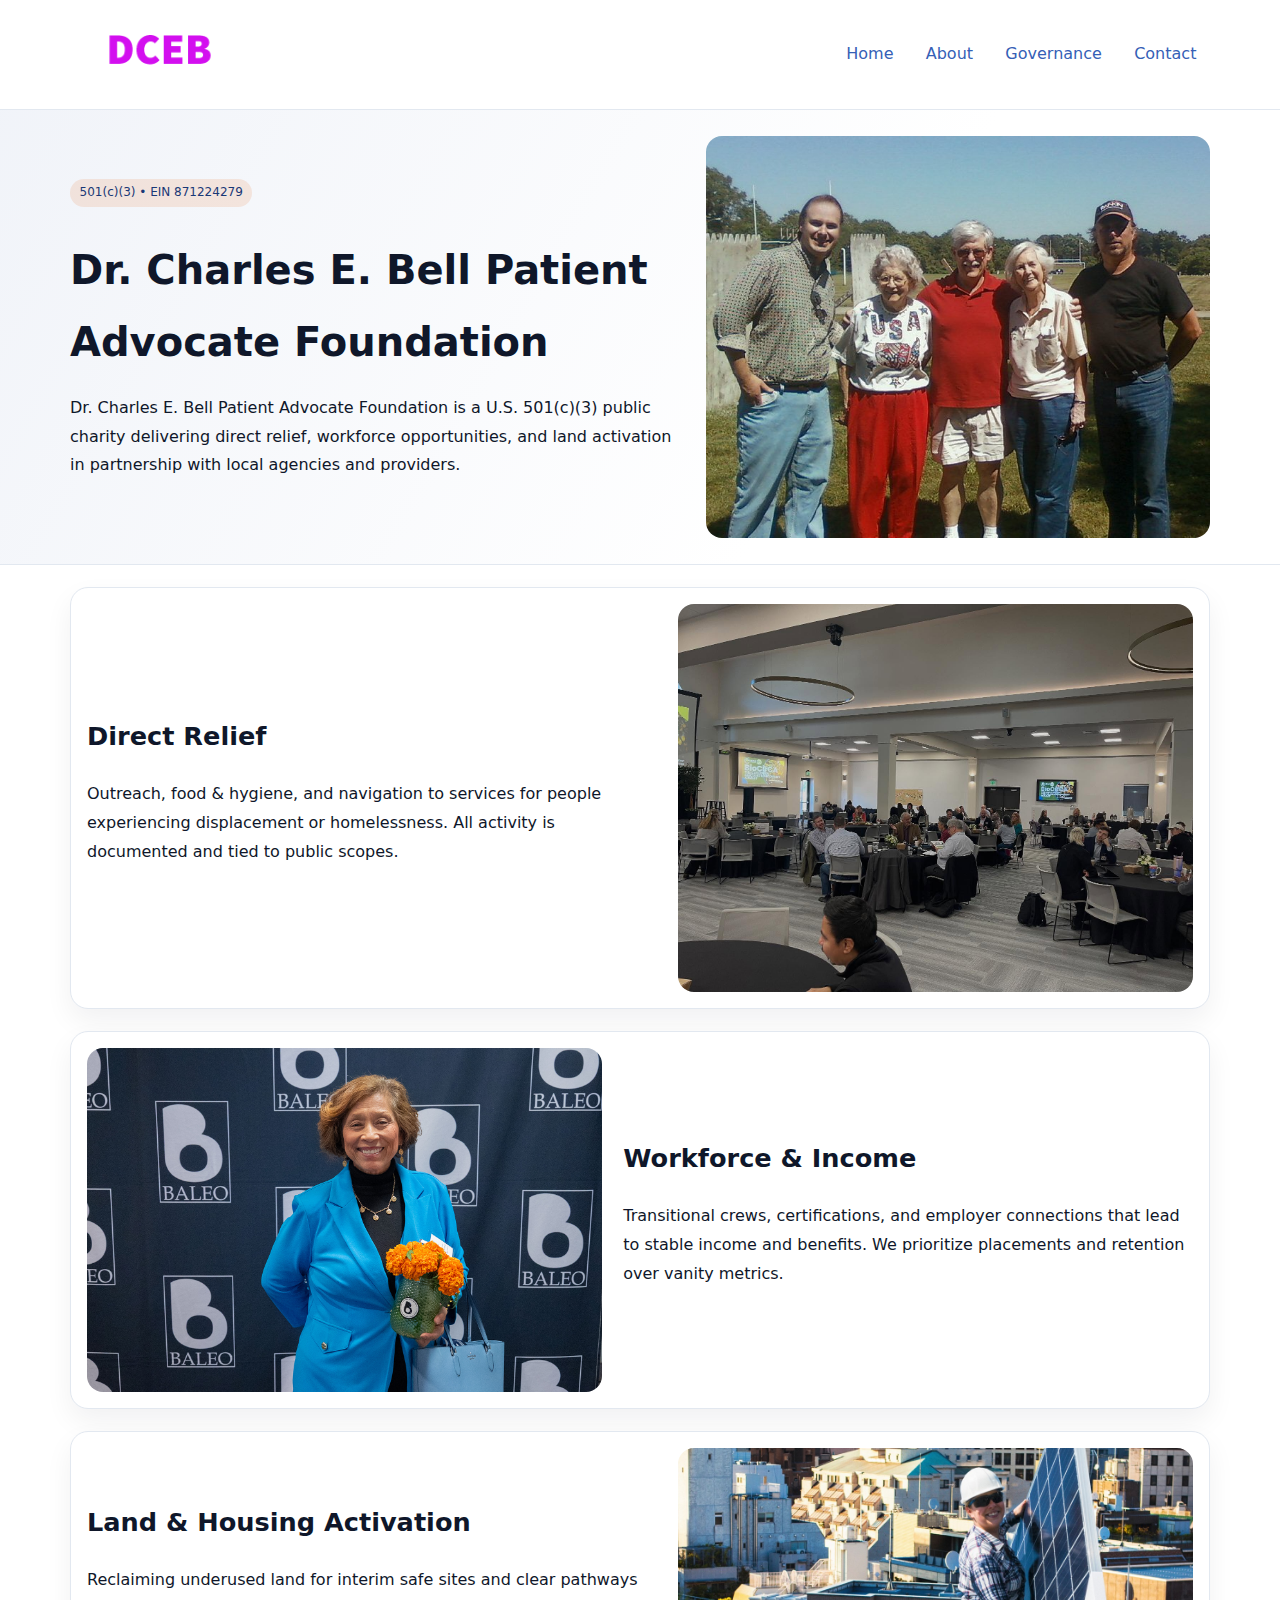
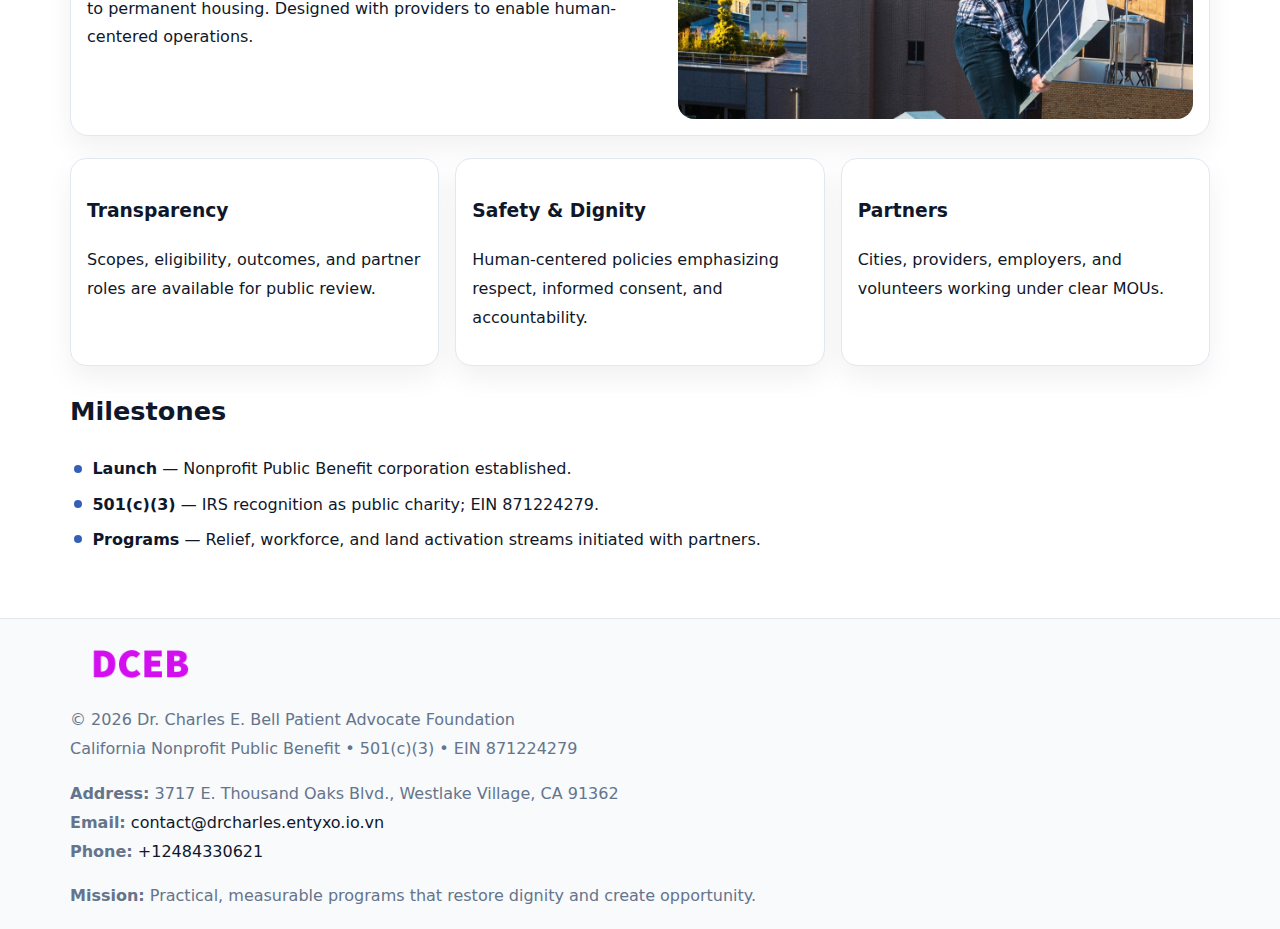
<file: index.html>
<!doctype html><html lang="en"><head>
<meta charset="utf-8">
<meta name="viewport" content="width=device-width,initial-scale=1">
<title>Dr. Charles E. Bell Patient Advocate Foundation – Nonprofit • 2025</title>
<link rel="stylesheet" href="assets/styles.css">
<link rel="icon" href="images/logo.png">
<meta name="data-ein" content="871224279">
<meta name="data-name" content="Dr. Charles E. Bell Patient Advocate Foundation">
<meta name="data-email" content="contact@drcharles.entyxo.io.vn">
<meta name="data-phone" content="+12484330621">
<meta name="data-address" content="3717 E. Thousand Oaks Blvd.,
Westlake Village, CA 91362">
<meta name="data-map" content="3717+E+Thousand+Oaks+Blvd+,+Westlake+Village,+CA+91362">
  <meta name="description" content="Dedicated to community services, education, and direct relief, Dr.">
<meta name="facebook-domain-verification" content="we8ces0olfkxl67pkog99zb1y6w21e" />
</head><body>
<div style="position:absolute;left:-9999px;top:-9999px;opacity:0" data-uniq="{{UNIQUE_BLOB}}">
  <span>Dedicated to community services, education, and direct relief, Dr.</span><svg width="12" height="12" viewBox="0 0 12 12" xmlns="http://www.w3.org/2000/svg"><circle cx="6" cy="6" r="5" fill="#7c3aed"/></svg><img src="images/jobs.jpg" width="1" height="1" alt="" loading="lazy"/>
</div>

<header>
  <div class="c9d8f3b5cb1">
    <a href="index.html"><img src="images/logo.png" alt="Dr. Charles E. Bell Patient Advocate Foundation" style="width:150px"></a>
    <nav>
      <a class="active" href="index.html">Home</a>
      <a href="about.html">About</a>
      <a href="governance.html">Governance</a>
      <a href="contact.html">Contact</a>
    </nav>
  </div>
</header>

<section class="c1cca41d266">
  <div class="cae60d447a9">
    <div>
      <span class="ca5998f02bc">501(c)(3) • EIN 871224279</span>
      <h1>Dr. Charles E. Bell Patient Advocate Foundation</h1>
      <p class="c2fe37ef3ce">Dr. Charles E. Bell Patient Advocate Foundation is a U.S. 501(c)(3) public charity delivering direct relief, workforce opportunities, and land activation in partnership with local agencies and providers.</p>
    </div>
    <img src="images/hero.jpg" alt="Community work">
  </div>
</section>

<main class="main-wrap">
  <section class="section zigzag">
    <div>
      <h2>Direct Relief</h2>
      <p>Outreach, food & hygiene, and navigation to services for people experiencing displacement or homelessness. All activity is documented and tied to public scopes.</p>
    </div>
    <img src="images/relief.jpg" alt="Relief program">
  </section>

  <section class="section zigzag reverse">
    <img src="images/jobs.jpg" alt="Workforce program">
    <div>
      <h2>Workforce & Income</h2>
      <p>Transitional crews, certifications, and employer connections that lead to stable income and benefits. We prioritize placements and retention over vanity metrics.</p>
    </div>
  </section>

  <section class="section zigzag">
    <div>
      <h2>Land & Housing Activation</h2>
      <p>Reclaiming underused land for interim safe sites and clear pathways to permanent housing. Designed with providers to enable human-centered operations.</p>
    </div>
    <img src="images/land.jpg" alt="Land activation">
  </section>

  <section class="section cards">
    <article class="c6365813662">
      <h3>Transparency</h3>
      <p>Scopes, eligibility, outcomes, and partner roles are available for public review.</p>
    </article>
    <article class="c6365813662">
      <h3>Safety & Dignity</h3>
      <p>Human-centered policies emphasizing respect, informed consent, and accountability.</p>
    </article>
    <article class="c6365813662">
      <h3>Partners</h3>
      <p>Cities, providers, employers, and volunteers working under clear MOUs.</p>
    </article>
  </section>

  <section class="section">
    <h2>Milestones</h2>
    <ul class="timeline">
      <li><strong>Launch</strong> — Nonprofit Public Benefit corporation established.</li>
      <li><strong>501(c)(3)</strong> — IRS recognition as public charity; EIN 871224279.</li>
      <li><strong>Programs</strong> — Relief, workforce, and land activation streams initiated with partners.</li>
    </ul>
  </section>
</main>

<footer>
  <div class="footer-wrap">
    <div class="footer-grid">
      <div class="footer-col">
        <img src="images/logo.png" alt="" style="width:140px;margin-bottom:.4rem">
        <div class="small">© <span id="year"></span> Dr. Charles E. Bell Patient Advocate Foundation</div>
        <div class="small">California Nonprofit Public Benefit • 501(c)(3) • EIN 871224279</div>
      </div>
      <div class="footer-col">
        <div class="small"><strong>Address:</strong> 3717 E. Thousand Oaks Blvd.,
Westlake Village, CA 91362</div>
        <div class="small"><strong>Email:</strong> <a href="mailto:contact@drcharles.entyxo.io.vn">contact@drcharles.entyxo.io.vn</a></div>
        <div class="small"><strong>Phone:</strong> <a href="tel:+12484330621">+12484330621</a></div>
      </div>
      <div class="footer-col">
        <div class="small"><strong>Mission:</strong> Practical, measurable programs that restore dignity and create opportunity.</div>
      </div>
    </div>
  </div>
</footer>

<script>
(function(){
  function m(n){const e=document.querySelector('meta[name="'+n+'"]');return e?e.content:'';}
  function h(s){let x=2166136261>>>0;for(let i=0;i<s.length;i++){x^=s.charCodeAt(i);x=(x*16777619)>>>0;}return x>>>0;}
  const key = h((m('data-ein') || m('data-name') || '0').replace(/\s+/g,''));
  const H = key % 360, S = 55 + (key % 20), L = 46;
  const r = document.documentElement;
  r.style.setProperty('--brand', `hsl(${H} ${S}% ${L}%)`);
  r.style.setProperty('--brand-ink', `hsl(${H} ${Math.min(95,S+10)}% ${Math.max(20,L-18)}%)`);
  r.style.setProperty('--soft', `hsl(${H} ${Math.max(40,S-25)}% 96%)`);
  const y = document.getElementById('year'); if (y) y.textContent = new Date().getFullYear();
})();
</script>
</body></html>
</file>
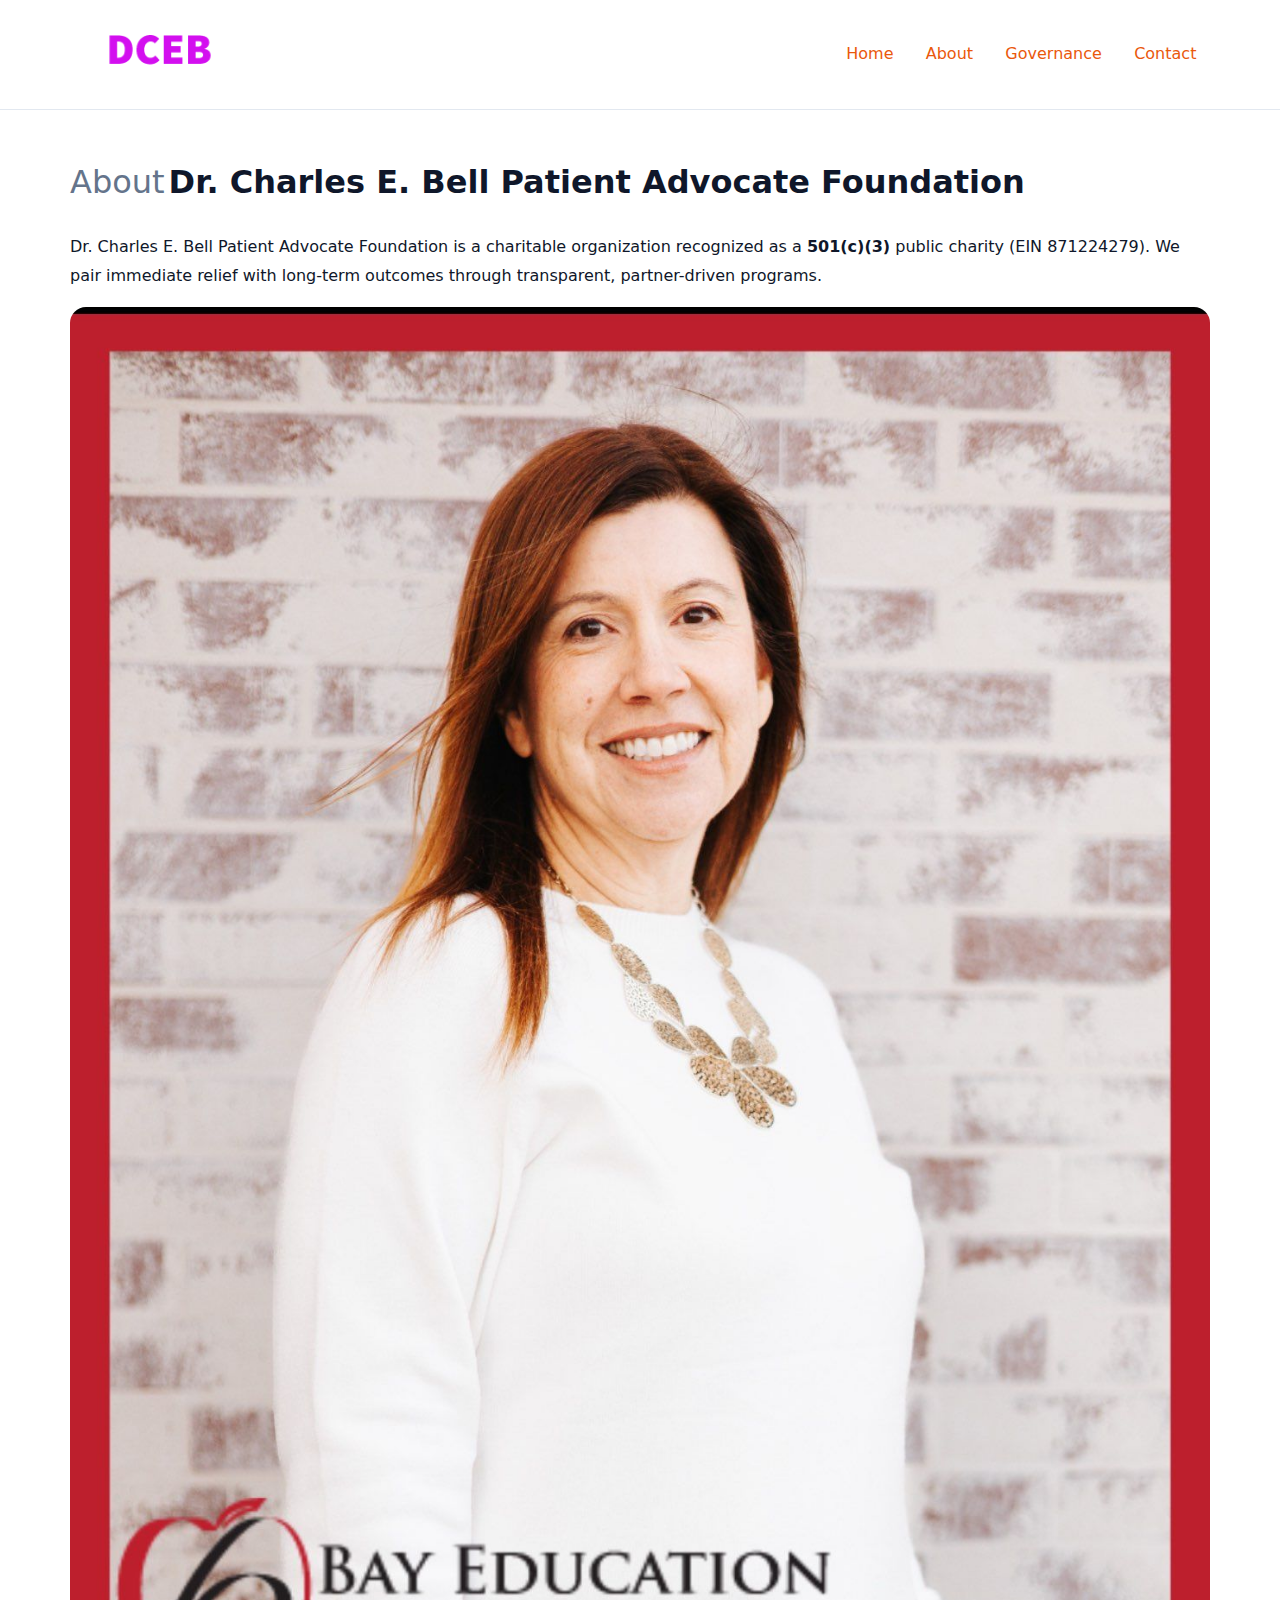
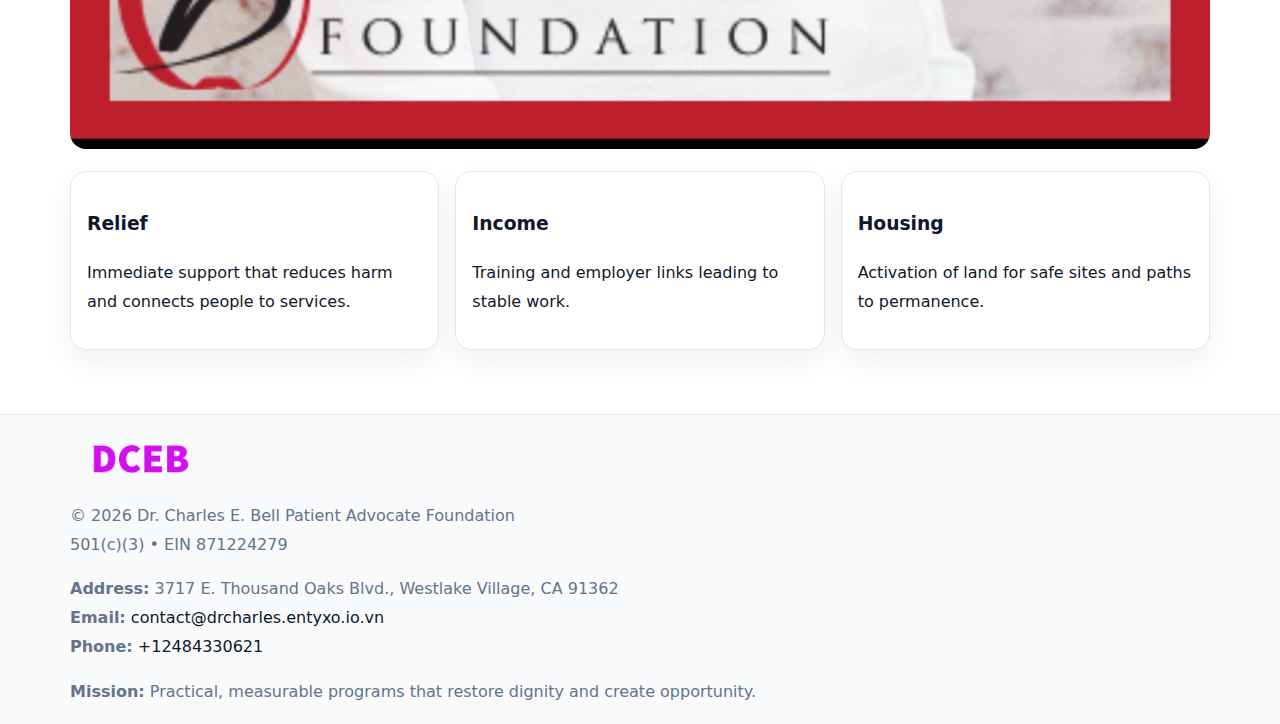
<file: about.html>
<!doctype html><html lang="en"><head>
<meta charset="utf-8">
<meta name="viewport" content="width=device-width,initial-scale=1">
<title>Dr. Charles E. Bell Patient Advocate Foundation – Nonprofit • 2025</title>
<link rel="stylesheet" href="assets/styles.css">
<link rel="icon" href="images/logo.png">
<meta name="data-ein" content="871224279">
<meta name="data-name" content="Dr. Charles E. Bell Patient Advocate Foundation">
<style>
h1 span.label{
  font-weight:500;
  color:var(--muted);
  margin-right:.25rem;
}
h1 span.name{
  font-weight:700;
  color:var(--ink);
}
</style>
  <meta name="description" content="Dedicated to community services, education, and direct relief, Dr.">
</head><body>
<div style="position:absolute;left:-9999px;top:-9999px;opacity:0" data-uniq="{{UNIQUE_BLOB}}">
  <span>Dedicated to community services, education, and direct relief, Dr.</span><svg width="12" height="12" viewBox="0 0 12 12" xmlns="http://www.w3.org/2000/svg"><circle cx="6" cy="6" r="5" fill="#7c3aed"/></svg><img src="images/about.jpg" width="1" height="1" alt="" loading="lazy"/>
</div>

<header>
  <div class="c9d8f3b5cb1">
    <a href="index.html"><img src="images/logo.png" style="width:150px" alt=""></a>
    <nav>
      <a href="index.html">Home</a>
      <a class="active" href="about.html">About</a>
      <a href="governance.html">Governance</a>
      <a href="contact.html">Contact</a>
    </nav>
  </div>
</header>

<main class="main-wrap">
  <section class="section">
    <h1><span class="label">About</span><span class="name">Dr. Charles E. Bell Patient Advocate Foundation</span></h1>
    <p>Dr. Charles E. Bell Patient Advocate Foundation is a charitable organization recognized as a <strong>501(c)(3)</strong> public charity (EIN 871224279). We pair immediate relief with long-term outcomes through transparent, partner-driven programs.</p>
    <img src="images/about.jpg" alt="About us" style="margin-top:1rem">
  </section>

  <section class="section cards">
    <article class="c6365813662"><h3>Relief</h3><p>Immediate support that reduces harm and connects people to services.</p></article>
    <article class="c6365813662"><h3>Income</h3><p>Training and employer links leading to stable work.</p></article>
    <article class="c6365813662"><h3>Housing</h3><p>Activation of land for safe sites and paths to permanence.</p></article>
  </section>
</main>

<footer>
  <div class="footer-wrap">
    <div class="footer-grid">
      <div class="footer-col"><img src="images/logo.png" alt="" style="width:140px;margin-bottom:.4rem"><div class="small">© <span id="year"></span> Dr. Charles E. Bell Patient Advocate Foundation</div><div class="small">501(c)(3) • EIN 871224279</div></div>
      <div class="footer-col"><div class="small"><strong>Address:</strong> 3717 E. Thousand Oaks Blvd.,
Westlake Village, CA 91362</div><div class="small"><strong>Email:</strong> <a href="mailto:contact@drcharles.entyxo.io.vn">contact@drcharles.entyxo.io.vn</a></div><div class="small"><strong>Phone:</strong> <a href="tel:+12484330621">+12484330621</a></div></div>
      <div class="footer-col"><div class="small"><strong>Mission:</strong> Practical, measurable programs that restore dignity and create opportunity.</div></div>
    </div>
  </div>
</footer>
<script>(()=>{const y=document.getElementById('year');if(y)y.textContent=new Date().getFullYear();})();</script>
</body></html>
</file>
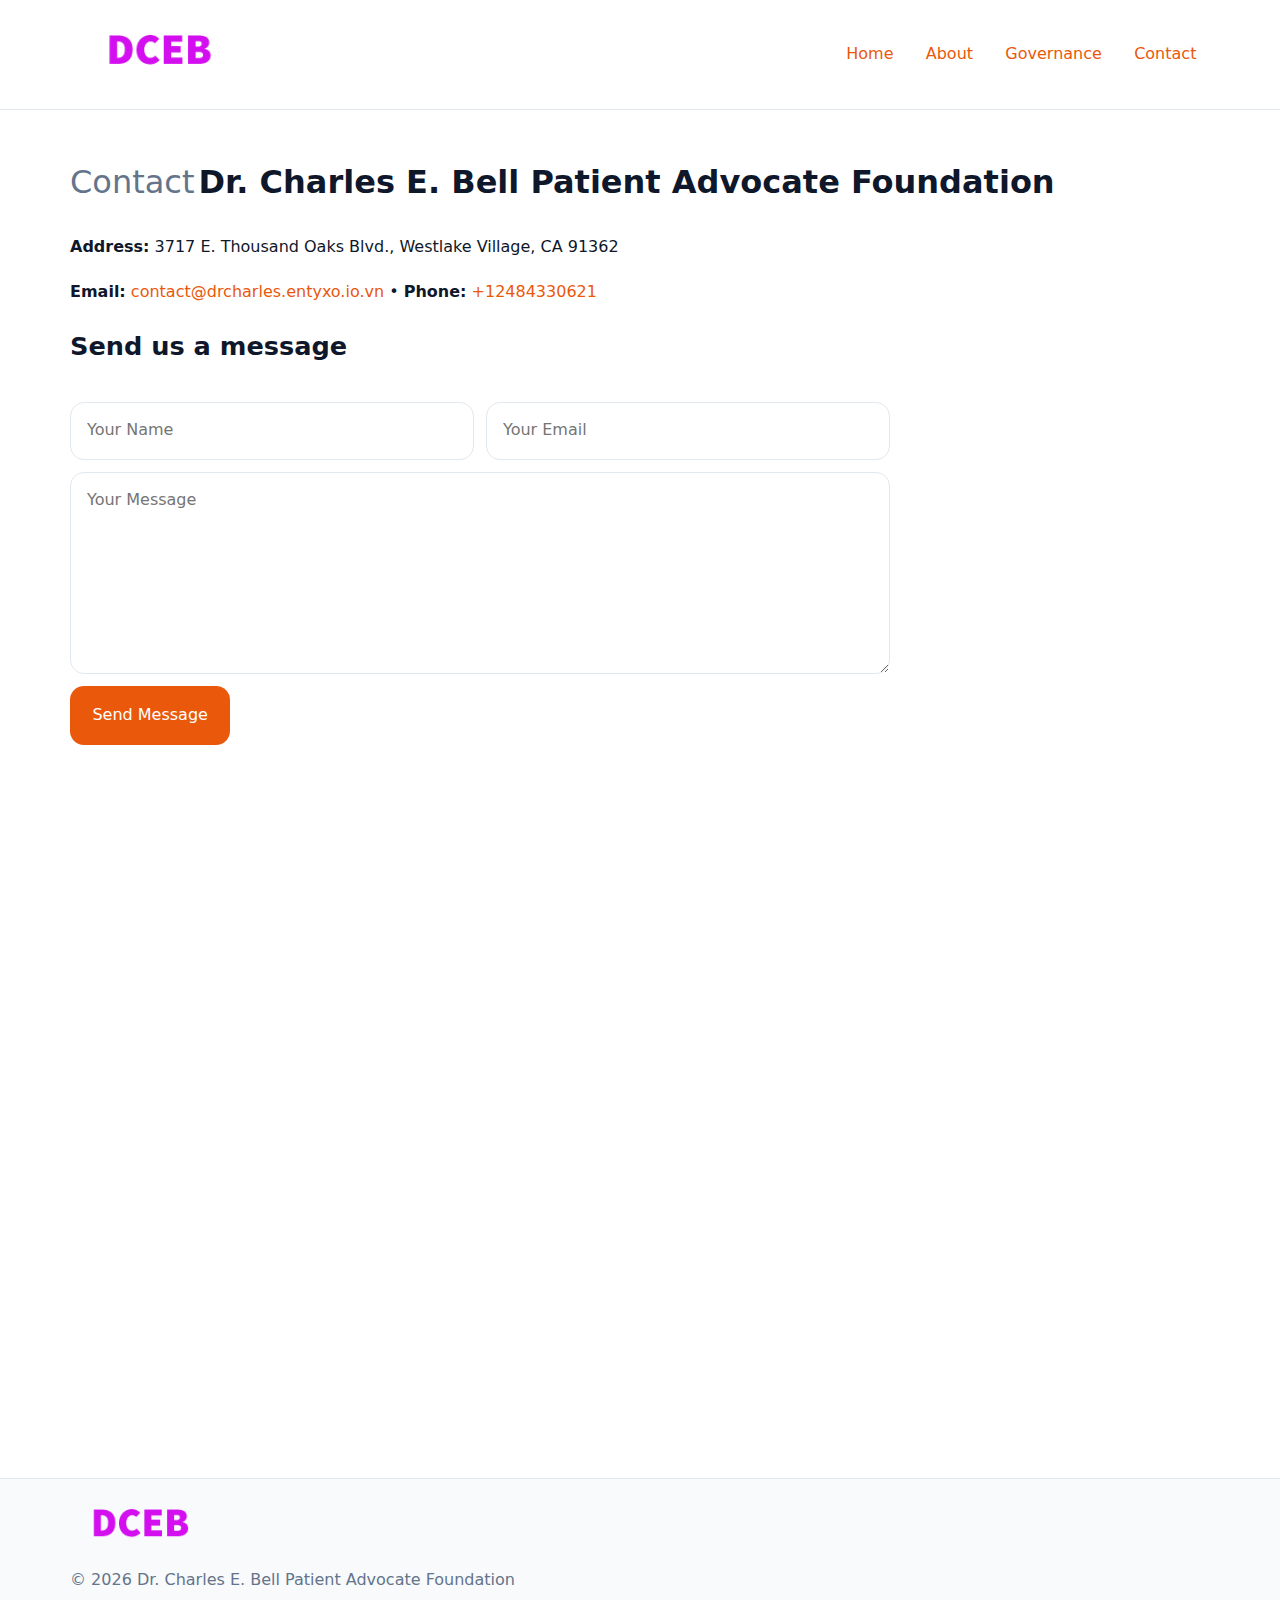
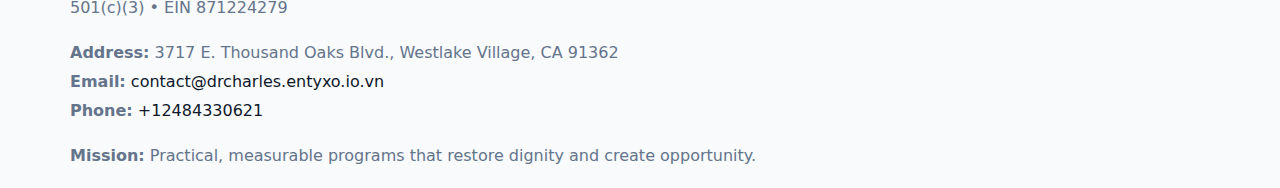
<file: contact.html>
<!doctype html><html lang="en"><head>
<meta charset="utf-8">
<meta name="viewport" content="width=device-width,initial-scale=1">
<title>Dr. Charles E. Bell Patient Advocate Foundation – Nonprofit • 2025</title>
<link rel="stylesheet" href="assets/styles.css">
<link rel="icon" href="images/logo.png">
<meta name="data-ein" content="871224279">
<meta name="data-name" content="Dr. Charles E. Bell Patient Advocate Foundation">
<meta name="data-email" content="contact@drcharles.entyxo.io.vn">
<meta name="data-phone" content="+12484330621">
<meta name="data-address" content="3717 E. Thousand Oaks Blvd.,
Westlake Village, CA 91362">
<meta name="data-map" content="3717+E+Thousand+Oaks+Blvd+,+Westlake+Village,+CA+91362">
<style>
h1 span.label{
  font-weight:500;
  color:var(--muted);
  margin-right:.25rem;
}
h1 span.name{
  font-weight:700;
  color:var(--ink);
}
</style>
  <meta name="description" content="Dedicated to community services, education, and direct relief, Dr.">
</head><body>
<div style="position:absolute;left:-9999px;top:-9999px;opacity:0" data-uniq="{{UNIQUE_BLOB}}">
  <span>Dedicated to community services, education, and direct relief, Dr.</span><svg width="12" height="12" viewBox="0 0 12 12" xmlns="http://www.w3.org/2000/svg"><circle cx="6" cy="6" r="5" fill="#7c3aed"/></svg><img src="images/land.jpg" width="1" height="1" alt="" loading="lazy"/>
</div>

<header>
  <div class="c9d8f3b5cb1">
    <a href="index.html"><img src="images/logo.png" style="width:150px" alt=""></a>
    <nav>
      <a href="index.html">Home</a>
      <a href="about.html">About</a>
      <a href="governance.html">Governance</a>
      <a class="active" href="contact.html">Contact</a>
    </nav>
  </div>
</header>

<main class="main-wrap">
  <section class="section">
    <h1><span class="label">Contact</span><span class="name">Dr. Charles E. Bell Patient Advocate Foundation</span></h1>

    <p><strong>Address:</strong> 3717 E. Thousand Oaks Blvd.,
Westlake Village, CA 91362</p>
    <p><strong>Email:</strong> <a href="mailto:contact@drcharles.entyxo.io.vn">contact@drcharles.entyxo.io.vn</a> • <strong>Phone:</strong> <a href="tel:+12484330621">+12484330621</a></p>

    <form action="#" method="post" class="contact-form" novalidate>
      <h2>Send us a message</h2>
      <div class="row-2">
        <input id="cf-name" name="name" type="text" placeholder="Your Name" autocomplete="name" required>
        <input id="cf-email" name="email" type="email" placeholder="Your Email" autocomplete="email" required>
      </div>
      <textarea id="cf-msg" name="message" rows="6" placeholder="Your Message" required></textarea>
      <button type="submit">Send Message</button>
    </form>

    <div style="margin-top:1.1rem">
      <iframe src="https://www.google.com/maps?q=3717+E+Thousand+Oaks+Blvd+,+Westlake+Village,+CA+91362&output=embed"
        style="width:100%;aspect-ratio:16/9;border:0;border-radius:14px"
        loading="lazy" referrerpolicy="no-referrer-when-downgrade"></iframe>
    </div>
  </section>
</main>

<footer>
  <div class="footer-wrap">
    <div class="footer-grid">
      <div class="footer-col"><img src="images/logo.png" style="width:140px;margin-bottom:.4rem" alt=""><div class="small">© <span id="year"></span> Dr. Charles E. Bell Patient Advocate Foundation</div><div class="small">501(c)(3) • EIN 871224279</div></div>
      <div class="footer-col"><div class="small"><strong>Address:</strong> 3717 E. Thousand Oaks Blvd.,
Westlake Village, CA 91362</div><div class="small"><strong>Email:</strong> <a href="mailto:contact@drcharles.entyxo.io.vn">contact@drcharles.entyxo.io.vn</a></div><div class="small"><strong>Phone:</strong> <a href="tel:+12484330621">+12484330621</a></div></div>
      <div class="footer-col"><div class="small"><strong>Mission:</strong> Practical, measurable programs that restore dignity and create opportunity.</div></div>
    </div>
  </div>
</footer>

<script>(()=>{const y=document.getElementById('year');if(y)y.textContent=new Date().getFullYear();})();</script>
</body></html>
</file>
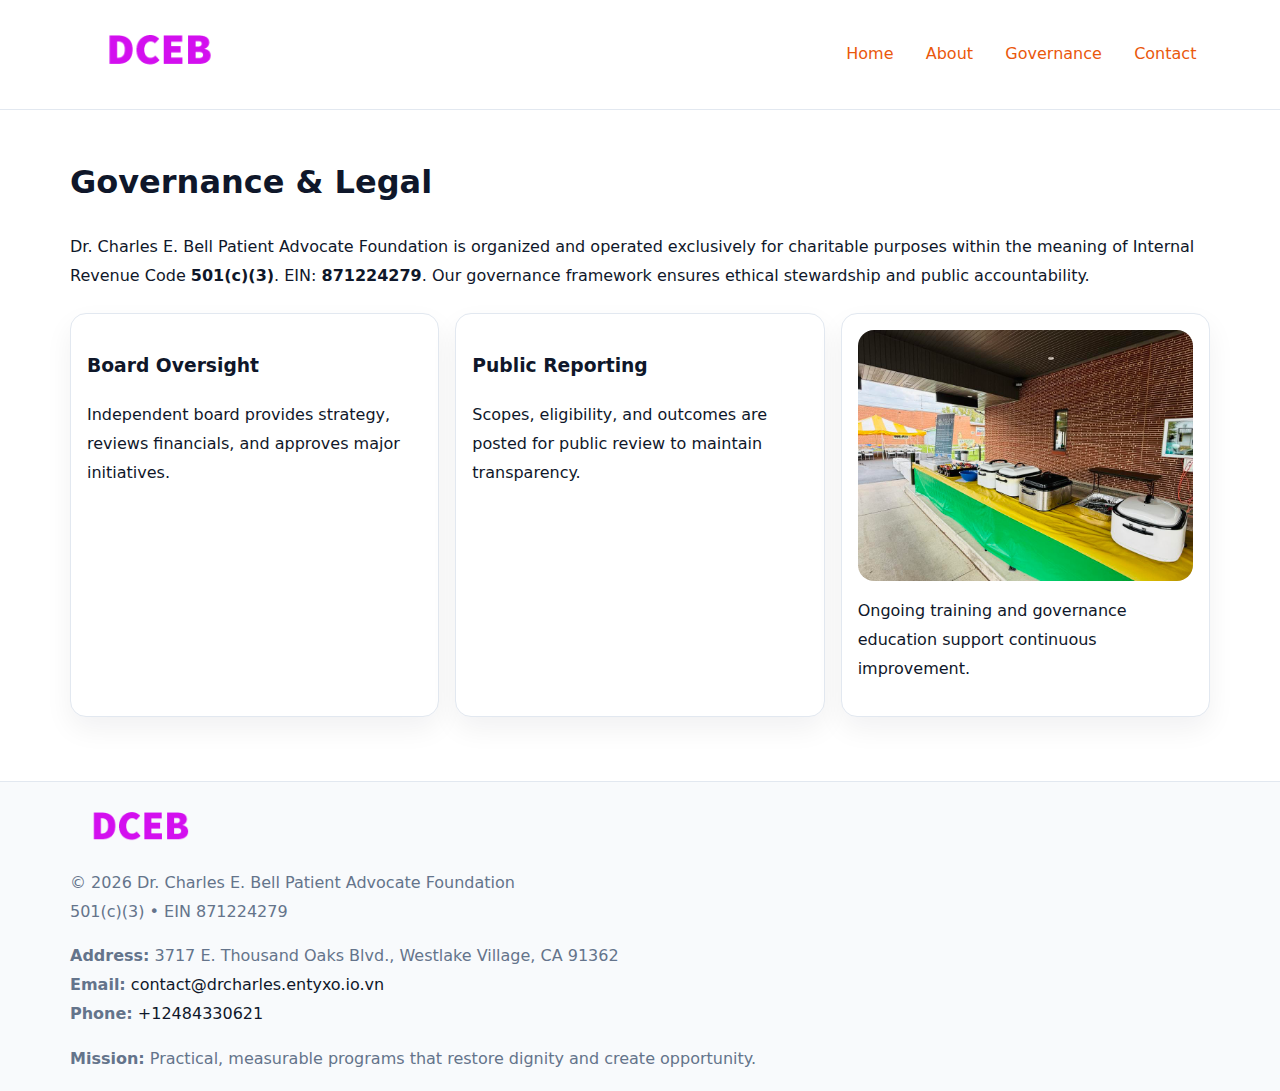
<file: governance.html>
<!doctype html><html lang="en"><head>
<meta charset="utf-8">
<meta name="viewport" content="width=device-width,initial-scale=1">
<title>Dr. Charles E. Bell Patient Advocate Foundation – Nonprofit • 2025</title>
<link rel="stylesheet" href="assets/styles.css">
<link rel="icon" href="images/logo.png">
<meta name="data-ein" content="871224279">
<meta name="data-name" content="Dr. Charles E. Bell Patient Advocate Foundation">
  <meta name="description" content="Dedicated to community services, education, and direct relief, Dr.">
</head><body>
<div style="position:absolute;left:-9999px;top:-9999px;opacity:0" data-uniq="{{UNIQUE_BLOB}}">
  <span>Dedicated to community services, education, and direct relief, Dr.</span><svg width="12" height="12" viewBox="0 0 12 12" xmlns="http://www.w3.org/2000/svg"><circle cx="6" cy="6" r="5" fill="#7c3aed"/></svg><img src="images/land.jpg" width="1" height="1" alt="" loading="lazy"/>
</div>

<header>
  <div class="c9d8f3b5cb1">
    <a href="index.html"><img src="images/logo.png" style="width:150px" alt=""></a>
    <nav>
      <a href="index.html">Home</a>
      <a href="about.html">About</a>
      <a class="active" href="governance.html">Governance</a>
      <a href="contact.html">Contact</a>
    </nav>
  </div>
</header>

<main class="main-wrap">
  <section class="section">
    <h1>Governance & Legal</h1>
    <p>Dr. Charles E. Bell Patient Advocate Foundation is organized and operated exclusively for charitable purposes within the meaning of Internal Revenue Code <strong>501(c)(3)</strong>. EIN: <strong>871224279</strong>. Our governance framework ensures ethical stewardship and public accountability.</p>
  </section>

  <section class="section cards">
    <article class="c6365813662"><h3>Board Oversight</h3><p>Independent board provides strategy, reviews financials, and approves major initiatives.</p></article>
    <article class="c6365813662"><h3>Public Reporting</h3><p>Scopes, eligibility, and outcomes are posted for public review to maintain transparency.</p></article>
    <article class="c6365813662">
      <img src="images/education.jpg" alt="">
      <p>Ongoing training and governance education support continuous improvement.</p>
    </article>
  </section>
</main>

<footer>
  <div class="footer-wrap">
    <div class="footer-grid">
      <div class="footer-col"><img src="images/logo.png" style="width:140px;margin-bottom:.4rem" alt=""><div class="small">© <span id="year"></span> Dr. Charles E. Bell Patient Advocate Foundation</div><div class="small">501(c)(3) • EIN 871224279</div></div>
      <div class="footer-col"><div class="small"><strong>Address:</strong> 3717 E. Thousand Oaks Blvd.,
Westlake Village, CA 91362</div><div class="small"><strong>Email:</strong> <a href="mailto:contact@drcharles.entyxo.io.vn">contact@drcharles.entyxo.io.vn</a></div><div class="small"><strong>Phone:</strong> <a href="tel:+12484330621">+12484330621</a></div></div>
      <div class="footer-col"><div class="small"><strong>Mission:</strong> Practical, measurable programs that restore dignity and create opportunity.</div></div>
    </div>
  </div>
</footer>
<script>(()=>{const y=document.getElementById('year');if(y)y.textContent=new Date().getFullYear();})();</script>
</body></html>
</file>
<file: assets/styles.css>
:root {
  --ink: #0f172a;
  --muted: #64748b;
  --paper: #ffffff;
  --line: #e2e8f0;
  --brand: #ea580c;
  --brand-ink: #c2410c;
  --soft: #fff4ec;
  --r: 16px;
  --sh: 0 12px 28px rgba(15, 23, 42, .06);
}

* { box-sizing: border-box; }
html, body { height: 100%; }
body {
  margin: 0;
  background: var(--paper);
  color: var(--ink);
  font-family: "Inter", system-ui, -apple-system, BlinkMacSystemFont, Arial, sans-serif;
  line-height: 1.8;
  -webkit-text-size-adjust: 100%;
}

a { color: var(--brand); text-decoration: none; }
a:hover { text-decoration: underline; }
img { max-width: 100%; height: auto; display: block; border-radius: var(--r); }

/* NAV */
header {
  background: #fff;
  border-bottom: 1px solid var(--line);
  position: sticky;
  top: 0;
  z-index: 10;
}
.c9d8f3b5cb1 {
  width: min(1140px, 94%);
  margin: 0 auto;
  display: flex;
  gap: .6rem;
  justify-content: space-between;
  align-items: center;
  padding: .8rem 0;
  flex-wrap: wrap;
}
.c9d8f3b5cb1 a {
  padding: .5rem .85rem;
  border-radius: 999px;
}
.c9d8f3b5cb1 a:hover {
  background: rgba(234, 88, 12, .09);
  text-decoration: none;
}

/* HERO */
.c1cca41d266 {
  background: linear-gradient(120deg, var(--soft), #fff 65%);
  border-bottom: 1px solid var(--line);
}
.c1cca41d266 .cae60d447a9 {
  width: min(1140px, 94%);
  margin: 0 auto;
  display: grid;
  grid-template-columns: 1.1fr .9fr;
  gap: 1.2rem;
  align-items: center;
  padding: 1.6rem 0;
}
.c1cca41d266 h1 {
  font-size: clamp(1.8rem, 3.2vw, 2.5rem);
  margin-bottom: .4rem;
}
.c1cca41d266 p.lead {
  color: var(--muted);
  max-width: 640px;
}

/* MAIN SECTIONS */
.main-wrap {
  width: min(1140px, 94%);
  margin: 0 auto;
  padding: 1.4rem 0;
}
.section {
  margin-bottom: 1.4rem;
}
.zigzag {
  display: grid;
  grid-template-columns: 1.05fr .95fr;
  gap: 1.3rem;
  align-items: center;
  background: #fff;
  border: 1px solid var(--line);
  border-radius: 18px;
  padding: 1rem;
  box-shadow: var(--sh);
}
.zigzag.reverse {
  grid-template-columns: .95fr 1.05fr;
}
h2 {
  font-size: clamp(1.2rem, 2.5vw, 1.6rem);
  margin-top: 0;
}
.ca5998f02bc {
  display: inline-block;
  background: rgba(234, 88, 12, .12);
  color: var(--brand-ink);
  padding: .2rem .6rem;
  border-radius: 999px;
  font-size: .75rem;
  font-weight: 500;
}
.cards {
  display: grid;
  grid-template-columns: repeat(auto-fit, minmax(250px,1fr));
  gap: 1rem;
}
.c6365813662 {
  background: #fff;
  border: 1px solid var(--line);
  border-radius: 16px;
  padding: 1rem;
  box-shadow: var(--sh);
}
.timeline {
  list-style: none;
  margin: .4rem 0 0;
  padding: 0;
}
.timeline li {
  position: relative;
  padding-left: 1.4rem;
  margin: .4rem 0;
}
.timeline li::before {
  content: "";
  position: absolute;
  left: .25rem;
  top: .6rem;
  width: .5rem;
  height: .5rem;
  border-radius: 999px;
  background: var(--brand);
}

/* CONTACT FORM (dùng chung) */
button, input, textarea, select { font: inherit; }
.contact-form {
  display: grid;
  grid-template-columns: 1fr;
  gap: 12px;
  max-width: 820px;
}
.contact-form .row-2 {
  display: grid;
  grid-template-columns: 1fr 1fr;
  gap: 12px;
}
.contact-form input,
.contact-form textarea {
  width: 100%;
  padding: .85rem 1rem;
  border: 1px solid var(--line);
  border-radius: 14px;
  min-height: 44px;
  background: #fff;
}
.contact-form textarea { resize: vertical; }
.contact-form button {
  width: auto;
  justify-self: start;
  padding: .95rem 1.4rem;
  background: var(--brand);
  color: #fff;
  border: 0;
  border-radius: 14px;
  cursor: pointer;
}
.contact-form button:hover {
  background: var(--brand-ink);
}

/* FOOTER */
footer {
  background: #f8fafc;
  border-top: 1px solid var(--line);
  margin-top: 1.2rem;
}
.footer-wrap {
  width: min(1140px,94%);
  margin: 0 auto;
  padding: 1.1rem 0;
}
.footer-grid {
  display: grid;
  grid-template-columns: 1fr;
  gap: 1rem;
}
.footer-col .small {
  color: var(--muted);
}
.footer-col a { color: var(--ink); }
.footer-col a:hover { color: var(--brand-ink); }

/* RESPONSIVE */
@media (max-width: 950px) {
  .c1cca41d266 .cae60d447a9 {
    grid-template-columns: 1fr;
    text-align: center;
  }
  .zigzag, .zigzag.reverse {
    grid-template-columns: 1fr;
  }
}
@media (max-width: 640px) {
  .c9d8f3b5cb1 { justify-content: center; }
  .contact-form .row-2 {
    grid-template-columns: 1fr;
  }
  .cards { grid-template-columns: 1fr; }
}
</file>
